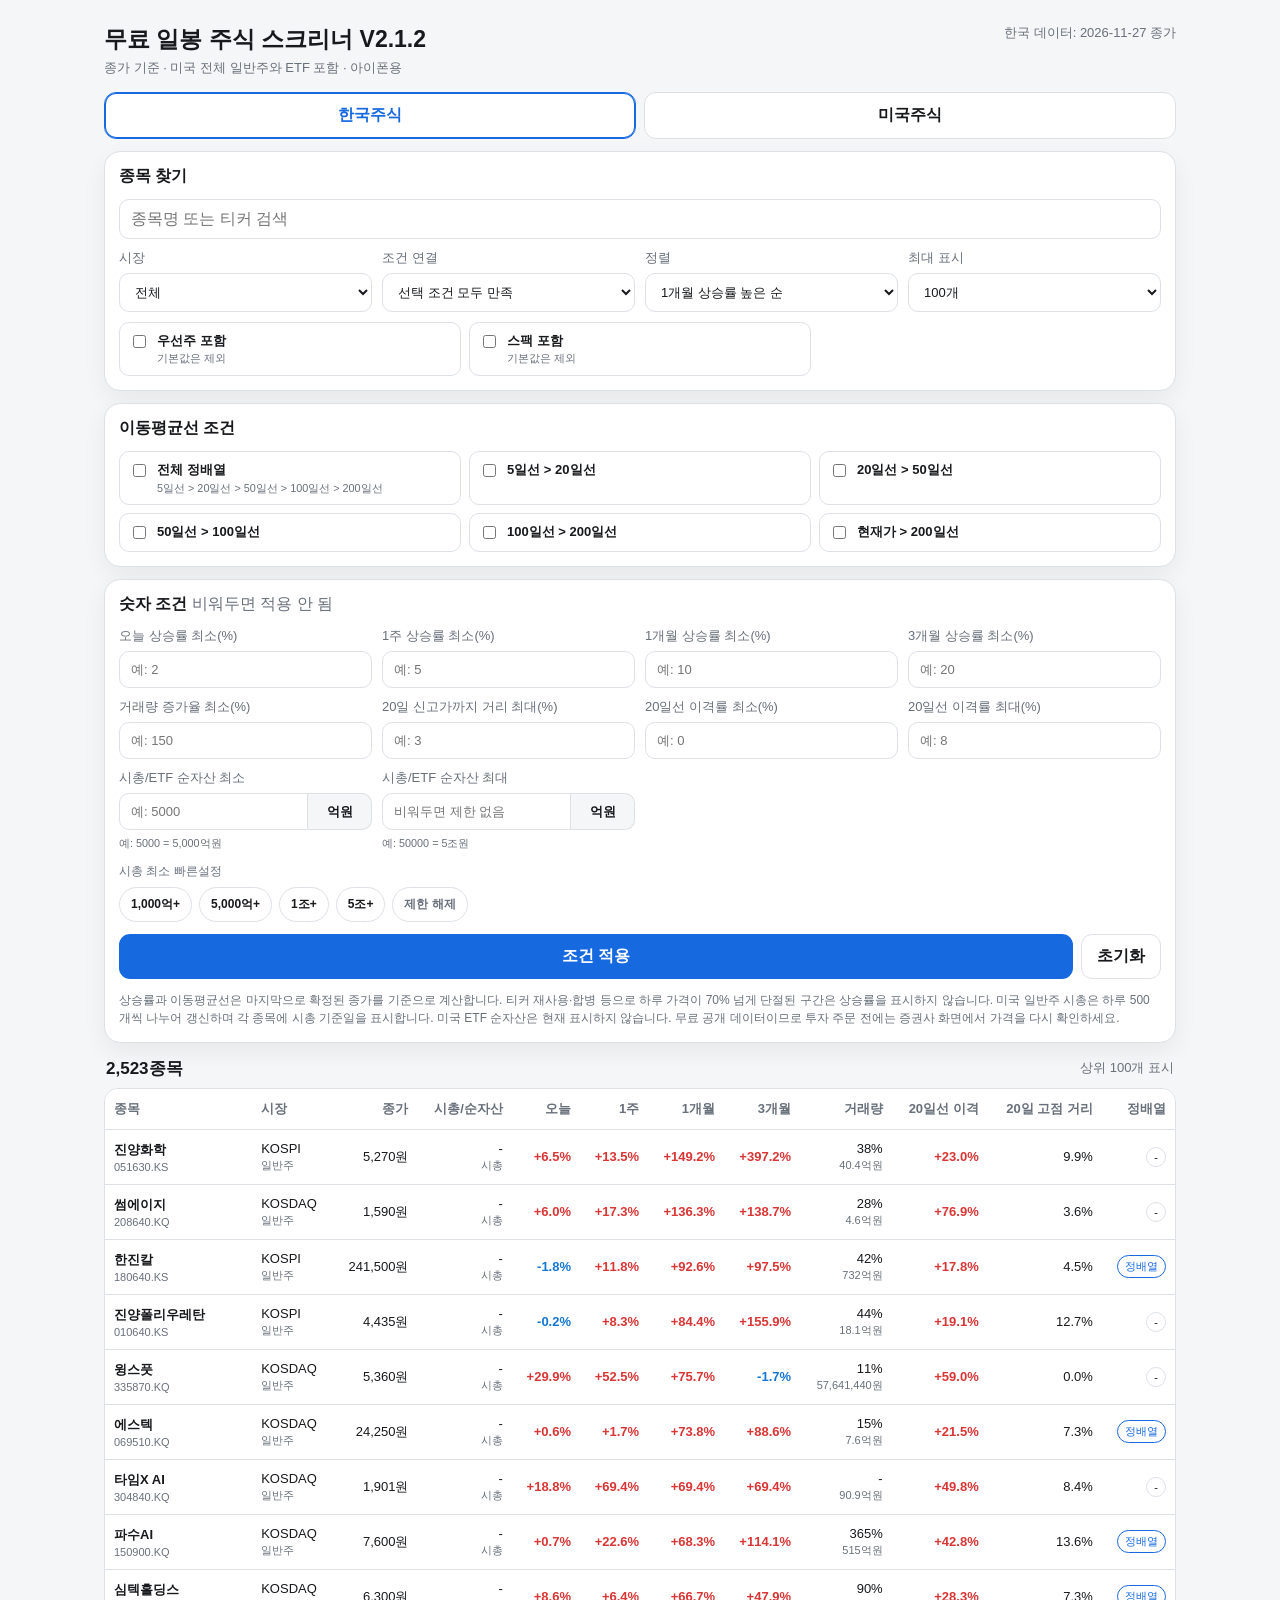
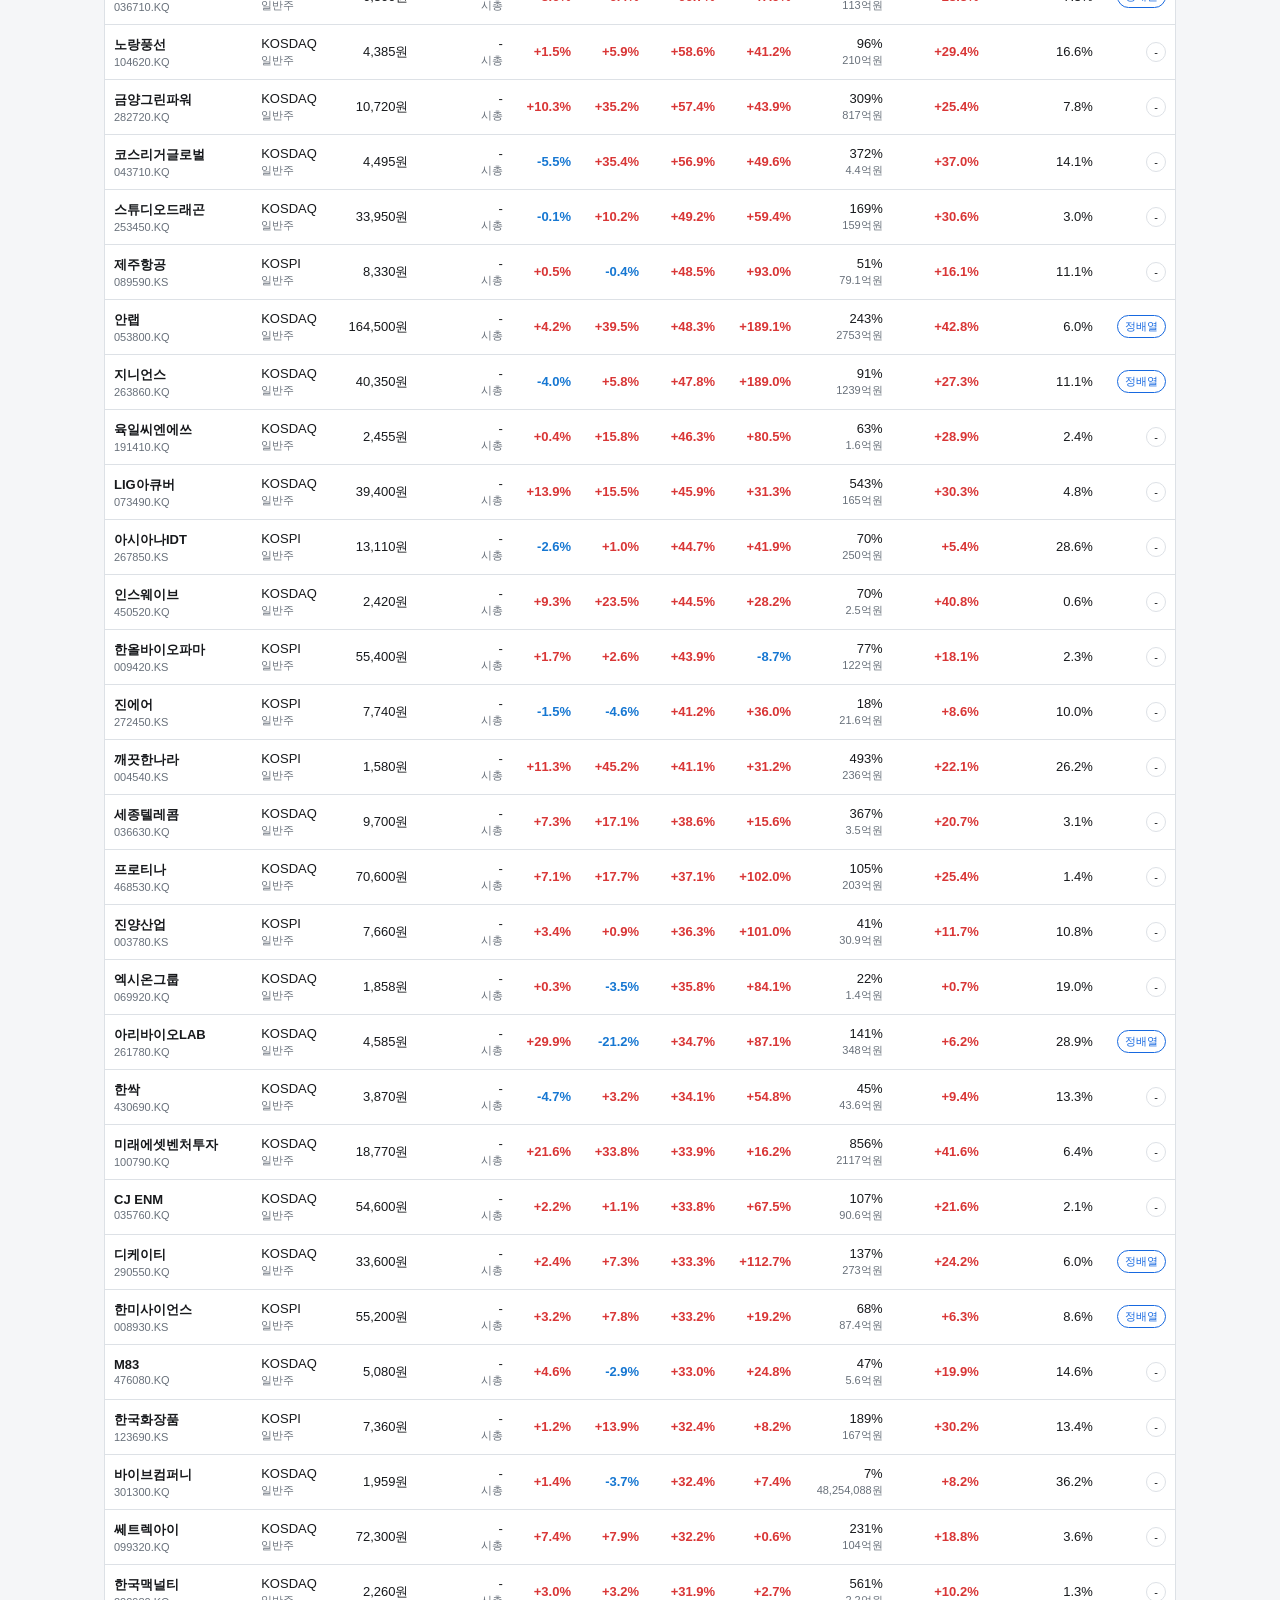
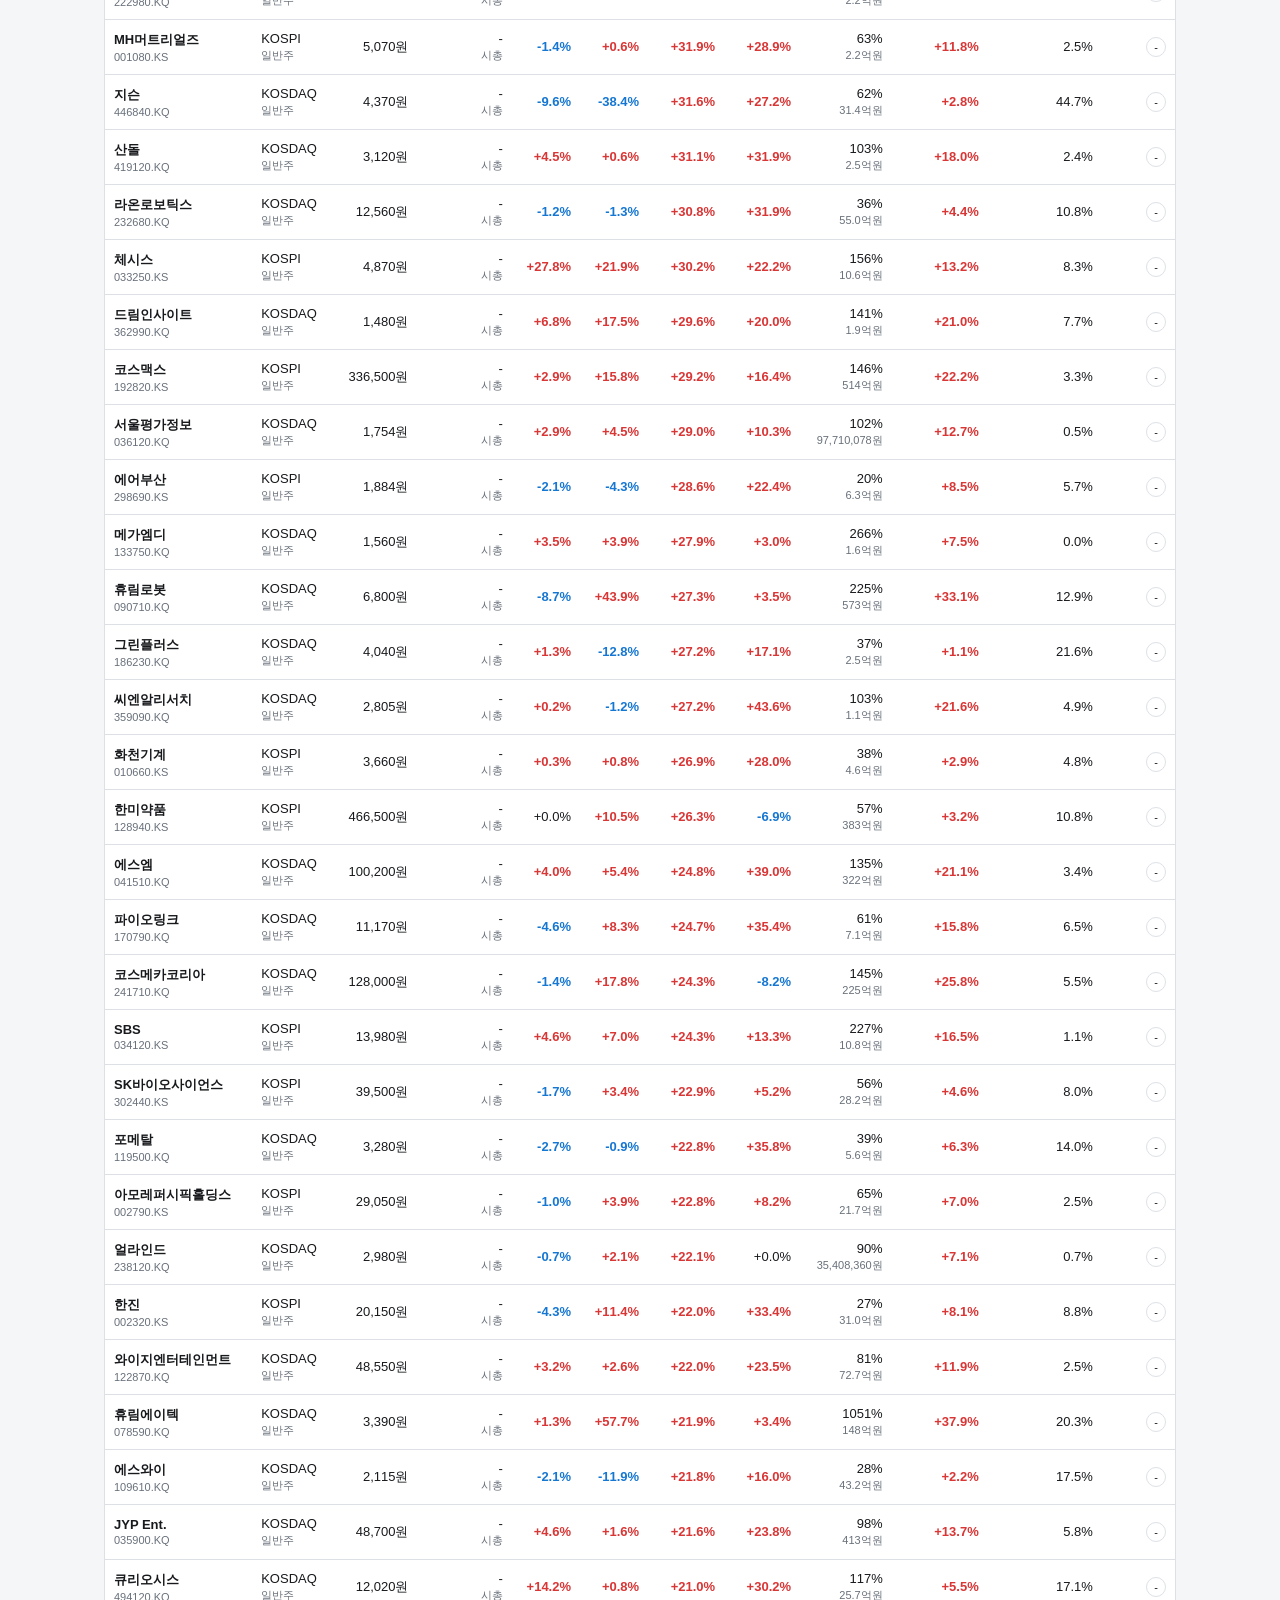
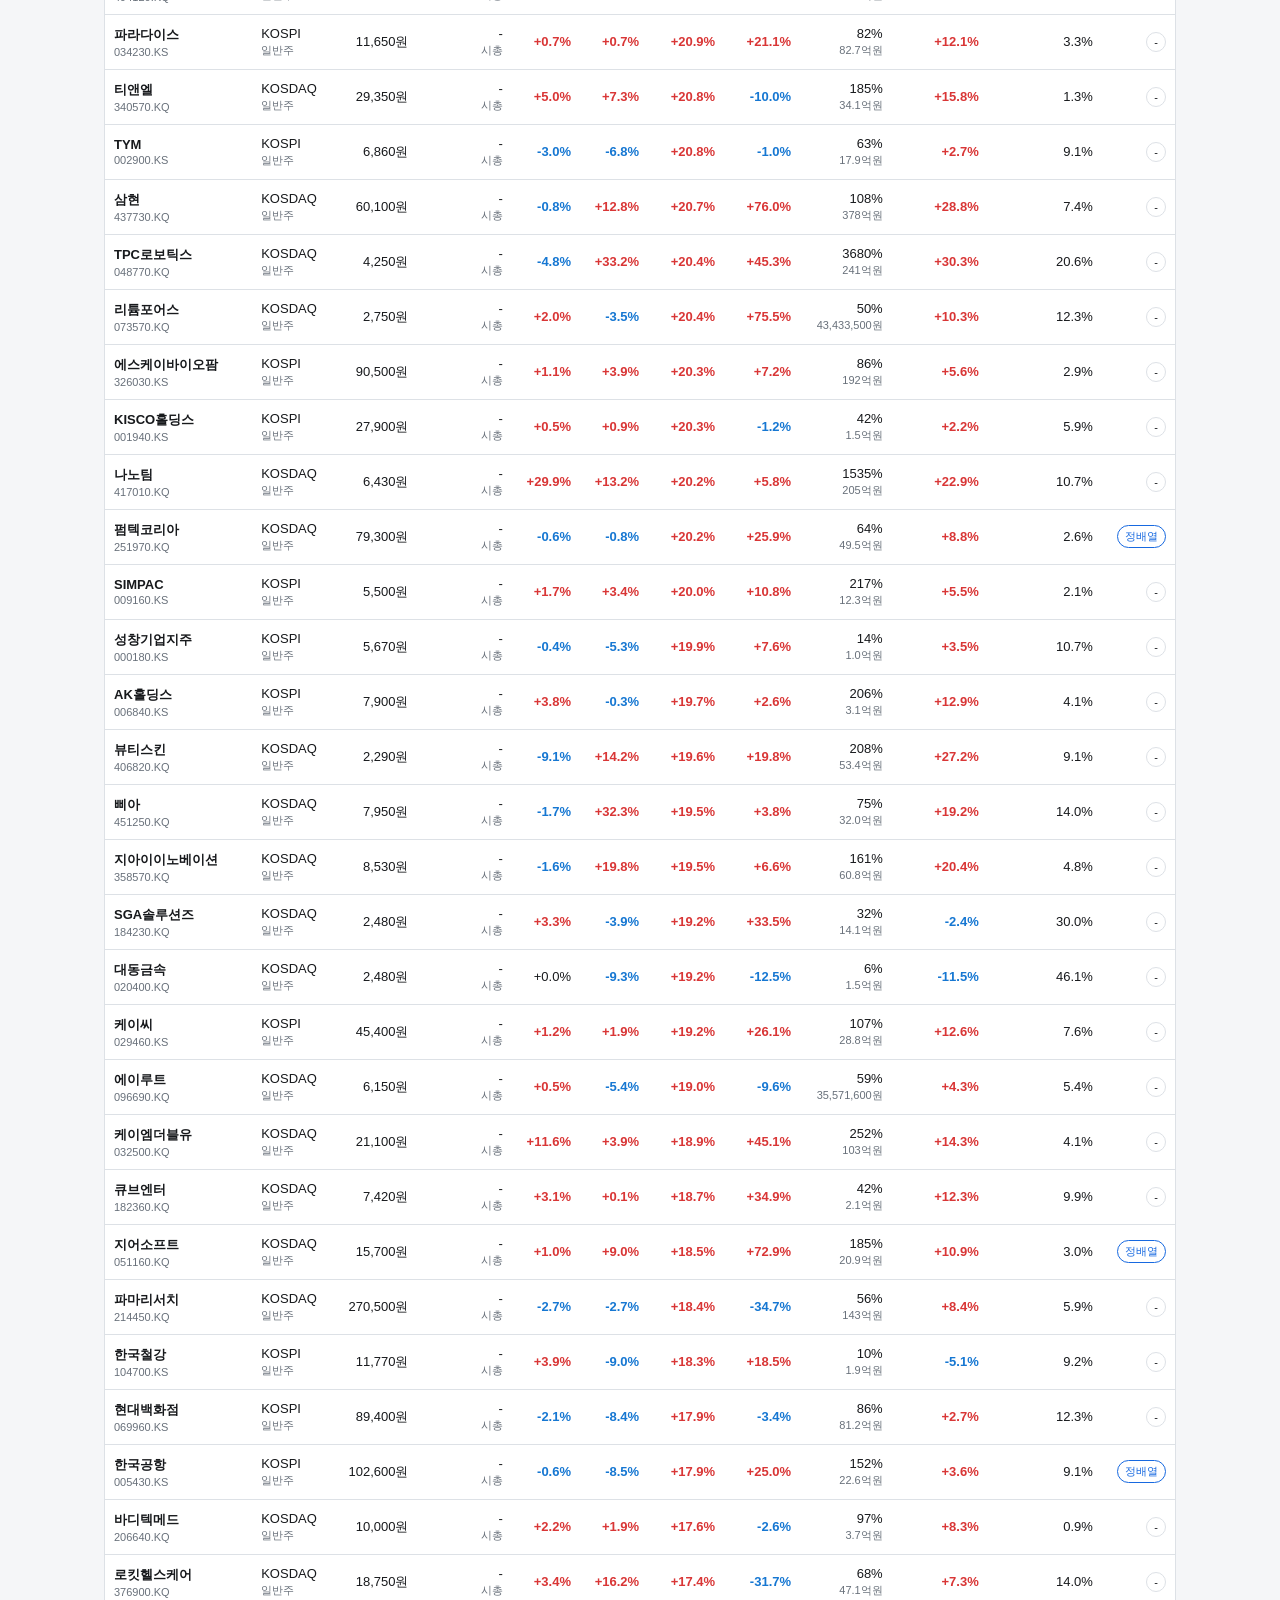
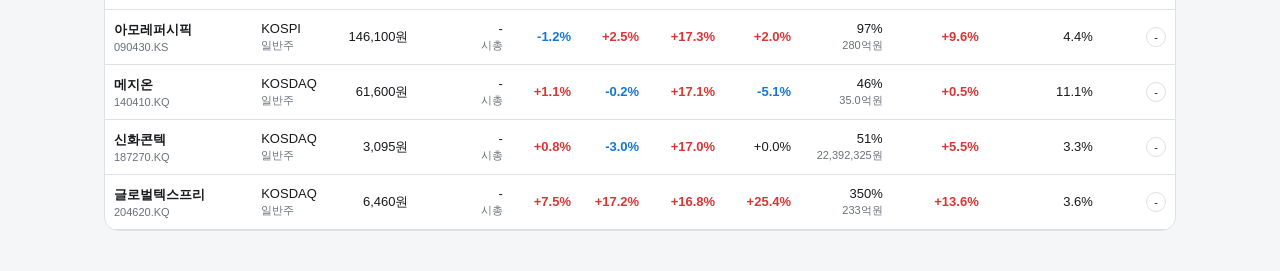
<file: docs/index.html>
<!doctype html>
<html lang="ko">
<head>
  <meta charset="utf-8">
  <meta name="viewport" content="width=device-width, initial-scale=1, viewport-fit=cover">
  <meta name="apple-mobile-web-app-capable" content="yes">
  <meta name="apple-mobile-web-app-status-bar-style" content="default">
  <meta name="theme-color" content="#1769e0">
  <title>무료 일봉 주식 스크리너 V2.1.2</title>
  <link rel="stylesheet" href="style.css">
</head>
<body>
  <main class="app">
    <header>
      <div>
        <h1>무료 일봉 주식 스크리너 V2.1.2</h1>
        <div class="subtitle">종가 기준 · 미국 전체 일반주와 ETF 포함 · 아이폰용</div>
      </div>
      <div id="freshness" class="freshness">데이터 확인 중…</div>
    </header>

    <div class="tabs">
      <button class="tab active" data-market="kr">한국주식</button>
      <button class="tab" data-market="us">미국주식</button>
    </div>

    <section class="card">
      <h2>종목 찾기</h2>
      <input id="search" class="search" type="search" placeholder="종목명 또는 티커 검색">
      <div class="grid" style="margin-top:10px">
        <label class="field">시장
          <select id="exchange">
            <option value="all">전체</option>
          </select>
        </label>
        <label class="field" id="assetField" hidden>종류
          <select id="assetType">
            <option value="all">일반주 + ETF</option>
            <option value="stock">일반주만</option>
            <option value="etf">ETF만</option>
          </select>
        </label>
        <label class="field">조건 연결
          <select id="logic">
            <option value="and">선택 조건 모두 만족</option>
            <option value="or">선택 조건 하나 이상 만족</option>
          </select>
        </label>
        <label class="field">정렬
          <select id="sort">
            <option value="m1_desc">1개월 상승률 높은 순</option>
            <option value="m3_desc">3개월 상승률 높은 순</option>
            <option value="w1_desc">1주 상승률 높은 순</option>
            <option value="day_desc">오늘 상승률 높은 순</option>
            <option value="volume_desc">거래량 증가율 높은 순</option>
            <option value="value_desc">거래대금 높은 순</option>
            <option value="cap_desc">시총/순자산 큰 순</option>
            <option value="cap_asc">시총/순자산 작은 순</option>
            <option value="name_asc">종목명 가나다/ABC 순</option>
          </select>
        </label>
        <label class="field">최대 표시
          <select id="limit">
            <option value="50">50개</option>
            <option value="100" selected>100개</option>
            <option value="300">300개</option>
            <option value="99999">전체</option>
          </select>
        </label>
      </div>
      <div id="krOptions" class="checks" style="margin-top:10px">
        <label class="check"><input type="checkbox" id="showPreferred"><span><strong>우선주 포함</strong><small>기본값은 제외</small></span></label>
        <label class="check"><input type="checkbox" id="showSpac"><span><strong>스팩 포함</strong><small>기본값은 제외</small></span></label>
      </div>
      <div id="usOptions" class="checks" style="margin-top:10px" hidden>
        <label class="check"><input type="checkbox" id="showLeveraged"><span><strong>레버리지 ETF 포함</strong><small>기본값은 제외</small></span></label>
        <label class="check"><input type="checkbox" id="showInverse"><span><strong>인버스 ETF 포함</strong><small>기본값은 제외</small></span></label>
      </div>
    </section>

    <section class="card">
      <h2>이동평균선 조건</h2>
      <div class="checks">
        <label class="check"><input type="checkbox" id="stack"><span><strong>전체 정배열</strong><small>5일선 &gt; 20일선 &gt; 50일선 &gt; 100일선 &gt; 200일선</small></span></label>
        <label class="check"><input type="checkbox" id="ma5_20"><span><strong>5일선 &gt; 20일선</strong></span></label>
        <label class="check"><input type="checkbox" id="ma20_50"><span><strong>20일선 &gt; 50일선</strong></span></label>
        <label class="check"><input type="checkbox" id="ma50_100"><span><strong>50일선 &gt; 100일선</strong></span></label>
        <label class="check"><input type="checkbox" id="ma100_200"><span><strong>100일선 &gt; 200일선</strong></span></label>
        <label class="check"><input type="checkbox" id="above200"><span><strong>현재가 &gt; 200일선</strong></span></label>
      </div>
    </section>

    <section class="card">
      <h2>숫자 조건 <span style="font-weight:400;color:var(--muted)">비워두면 적용 안 됨</span></h2>
      <div class="grid">
        <label class="field">오늘 상승률 최소(%)<input id="minDay" inputmode="decimal" type="number" step="0.1" placeholder="예: 2"></label>
        <label class="field">1주 상승률 최소(%)<input id="minW1" inputmode="decimal" type="number" step="0.1" placeholder="예: 5"></label>
        <label class="field">1개월 상승률 최소(%)<input id="minM1" inputmode="decimal" type="number" step="0.1" placeholder="예: 10"></label>
        <label class="field">3개월 상승률 최소(%)<input id="minM3" inputmode="decimal" type="number" step="0.1" placeholder="예: 20"></label>
        <label class="field">거래량 증가율 최소(%)<input id="minVolume" inputmode="decimal" type="number" step="1" placeholder="예: 150"></label>
        <label class="field">20일 신고가까지 거리 최대(%)<input id="maxHigh20" inputmode="decimal" type="number" step="0.1" placeholder="예: 3"></label>
        <label class="field">20일선 이격률 최소(%)<input id="minGap20" inputmode="decimal" type="number" step="0.1" placeholder="예: 0"></label>
        <label class="field">20일선 이격률 최대(%)<input id="maxGap20" inputmode="decimal" type="number" step="0.1" placeholder="예: 8"></label>
        <label class="field cap-field">시총/ETF 순자산 최소
          <div class="number-with-unit"><input id="minCap" inputmode="decimal" type="number" min="0" step="0.1" placeholder="예: 5000"><span id="capUnitMin" class="unit-chip">억원</span></div>
          <small id="capMinHelp">예: 5000 = 5,000억원</small>
        </label>
        <label class="field cap-field">시총/ETF 순자산 최대
          <div class="number-with-unit"><input id="maxCap" inputmode="decimal" type="number" min="0" step="0.1" placeholder="비워두면 제한 없음"><span id="capUnitMax" class="unit-chip">억원</span></div>
          <small id="capMaxHelp">예: 50000 = 5조원</small>
        </label>
      </div>
      <div class="cap-quick-wrap">
        <div class="cap-quick-title">시총 최소 빠른설정</div>
        <div id="capQuick" class="cap-quick"></div>
      </div>
      <div id="capError" class="input-error" hidden></div>
      <div class="actions">
        <button id="apply" class="primary">조건 적용</button>
        <button id="reset" class="secondary">초기화</button>
      </div>
      <div class="help">상승률과 이동평균선은 마지막으로 확정된 종가를 기준으로 계산합니다. 티커 재사용·합병 등으로 하루 가격이 70% 넘게 단절된 구간은 상승률을 표시하지 않습니다. 미국 일반주 시총은 하루 500개씩 나누어 갱신하며 각 종목에 시총 기준일을 표시합니다. 미국 ETF 순자산은 현재 표시하지 않습니다. 무료 공개 데이터이므로 투자 주문 전에는 증권사 화면에서 가격을 다시 확인하세요.</div>
    </section>

    <div class="summary"><strong id="count">0종목</strong><span id="notice" class="subtitle"></span></div>
    <div id="status" class="status">데이터를 불러오는 중입니다.</div>

    <div id="tableWrap" class="table-wrap" hidden>
      <table>
        <thead><tr><th>종목</th><th>시장</th><th>종가</th><th>시총/순자산</th><th>오늘</th><th>1주</th><th>1개월</th><th>3개월</th><th>거래량</th><th>20일선 이격</th><th>20일 고점 거리</th><th>정배열</th></tr></thead>
        <tbody id="tbody"></tbody>
      </table>
    </div>
    <div id="mobileCards" class="mobile-cards" hidden></div>
  </main>
<script src="app.js"></script>
</body>
</html>
</file>
<file: docs/style.css>
:root {
  color-scheme: light dark;
  --bg: #f5f6f8;
  --card: #ffffff;
  --text: #17191c;
  --muted: #68707a;
  --line: #dde1e6;
  --accent: #1769e0;
  --positive: #d93636;
  --negative: #1677d2;
  --shadow: 0 8px 24px rgba(0, 0, 0, .06);
}
@media (prefers-color-scheme: dark) {
  :root {
    --bg: #101216;
    --card: #191c22;
    --text: #f4f6f8;
    --muted: #aab1bb;
    --line: #303640;
    --accent: #65a5ff;
    --positive: #ff6d6d;
    --negative: #64a9ff;
    --shadow: none;
  }
}
* { box-sizing: border-box; }
body { margin: 0; font-family: -apple-system, BlinkMacSystemFont, "Apple SD Gothic Neo", "Noto Sans KR", sans-serif; background: var(--bg); color: var(--text); }
button, input, select { font: inherit; }
.app { max-width: 1100px; margin: 0 auto; padding: 16px 14px 40px; }
header { display: flex; justify-content: space-between; gap: 12px; align-items: flex-start; margin: 8px 0 14px; }
h1 { font-size: 23px; margin: 0 0 4px; }
.subtitle, .freshness { color: var(--muted); font-size: 13px; line-height: 1.45; }
.tabs { display: grid; grid-template-columns: 1fr 1fr; gap: 8px; margin-bottom: 12px; }
.tab { border: 1px solid var(--line); background: var(--card); color: var(--text); padding: 12px; border-radius: 12px; font-weight: 700; }
.tab.active { border-color: var(--accent); color: var(--accent); box-shadow: 0 0 0 1px var(--accent) inset; }
.card { background: var(--card); border: 1px solid var(--line); border-radius: 16px; padding: 14px; margin-bottom: 12px; box-shadow: var(--shadow); }
.card h2 { font-size: 16px; margin: 0 0 12px; }
.grid { display: grid; grid-template-columns: repeat(4, minmax(0, 1fr)); gap: 10px; }
.field { display: flex; flex-direction: column; gap: 6px; font-size: 13px; color: var(--muted); }
.field input, .field select, .search { width: 100%; padding: 10px 11px; border: 1px solid var(--line); border-radius: 10px; background: var(--card); color: var(--text); }
.checks { display: grid; grid-template-columns: repeat(3, minmax(0, 1fr)); gap: 8px; }
.check { display: flex; gap: 8px; align-items: flex-start; padding: 9px; border: 1px solid var(--line); border-radius: 10px; font-size: 13px; line-height: 1.35; }
.check strong { display: block; }
.check small { display: block; color: var(--muted); margin-top: 2px; }
.actions { display: flex; gap: 8px; margin-top: 12px; }
.primary, .secondary { border: 0; border-radius: 11px; padding: 11px 15px; font-weight: 700; }
.primary { background: var(--accent); color: white; flex: 1; }
.secondary { background: transparent; color: var(--text); border: 1px solid var(--line); }
.summary { display: flex; justify-content: space-between; align-items: center; gap: 10px; margin: 14px 2px 8px; }
.summary strong { font-size: 17px; }
.status { padding: 16px; border: 1px dashed var(--line); border-radius: 13px; color: var(--muted); text-align: center; }
.table-wrap { overflow-x: auto; background: var(--card); border: 1px solid var(--line); border-radius: 14px; }
table { width: 100%; border-collapse: collapse; min-width: 900px; font-size: 13px; }
th, td { padding: 11px 9px; border-bottom: 1px solid var(--line); text-align: right; white-space: nowrap; }
th { position: sticky; top: 0; background: var(--card); color: var(--muted); font-weight: 600; }
th:first-child, td:first-child, th:nth-child(2), td:nth-child(2) { text-align: left; }
.name { font-weight: 700; }
.ticker { color: var(--muted); font-size: 11px; margin-top: 2px; }
.pos { color: var(--positive); font-weight: 650; }
.neg { color: var(--negative); font-weight: 650; }
.badge { display: inline-block; border: 1px solid var(--line); border-radius: 999px; padding: 3px 7px; font-size: 11px; }
.badge.good { border-color: var(--accent); color: var(--accent); }
.help { margin-top: 12px; color: var(--muted); font-size: 12px; line-height: 1.55; }
.mobile-cards { display: none; }
.stock-card { border-bottom: 1px solid var(--line); padding: 13px 2px; }
.stock-card:last-child { border-bottom: 0; }
.stock-head { display: flex; justify-content: space-between; gap: 10px; }
.stock-grid { display: grid; grid-template-columns: repeat(3, 1fr); gap: 8px; margin-top: 10px; }
.metric { background: var(--bg); border-radius: 9px; padding: 8px; }
.metric span { display: block; color: var(--muted); font-size: 11px; margin-bottom: 3px; }
.metric b { font-size: 13px; }
@media (max-width: 760px) {
  .grid { grid-template-columns: repeat(2, minmax(0, 1fr)); }
  .checks { grid-template-columns: 1fr; }
  .table-wrap { display: none; }
  .mobile-cards { display: block; background: var(--card); border: 1px solid var(--line); border-radius: 14px; padding: 0 12px; }
  header { display: block; }
  .freshness { margin-top: 7px; }
}
[hidden] { display: none !important; }

.number-with-unit { display:flex; align-items:stretch; }
.number-with-unit input { border-radius:10px 0 0 10px; min-width:0; }
.unit-chip { display:flex; align-items:center; justify-content:center; min-width:64px; padding:0 10px; border:1px solid var(--line); border-left:0; border-radius:0 10px 10px 0; background:var(--bg); color:var(--text); font-weight:700; white-space:nowrap; }
.cap-field small { color:var(--muted); line-height:1.35; }
.input-error { margin-top:10px; padding:10px 12px; border:1px solid #d93636; border-radius:10px; color:#d93636; font-size:13px; font-weight:650; }

.cap-quick-wrap { margin-top: 12px; }
.cap-quick-title { color: var(--muted); font-size: 12px; margin-bottom: 7px; }
.cap-quick { display: flex; flex-wrap: wrap; gap: 7px; }
.quick-cap { border: 1px solid var(--line); background: var(--card); color: var(--text); border-radius: 999px; padding: 8px 11px; font-size: 12px; font-weight: 700; }
.quick-cap:active { transform: scale(.98); }
.clear-cap { color: var(--muted); }
</file>
